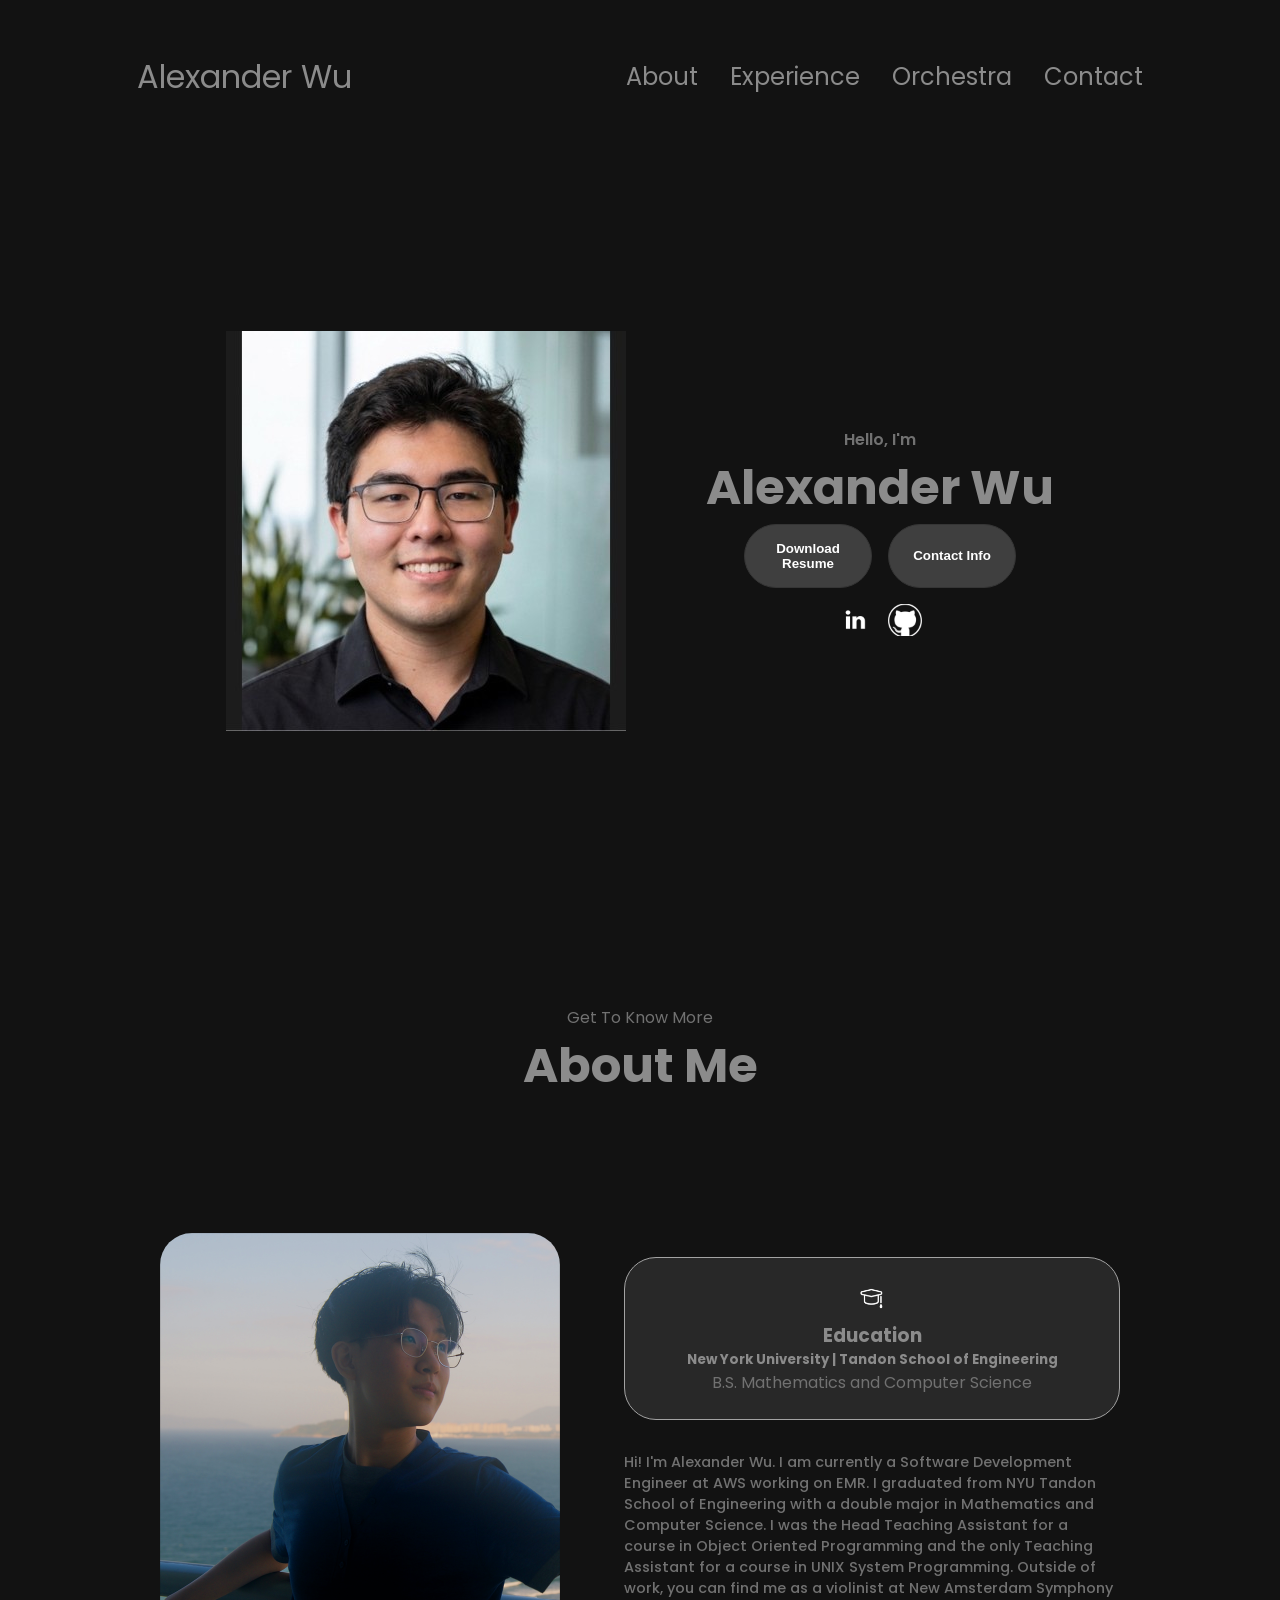
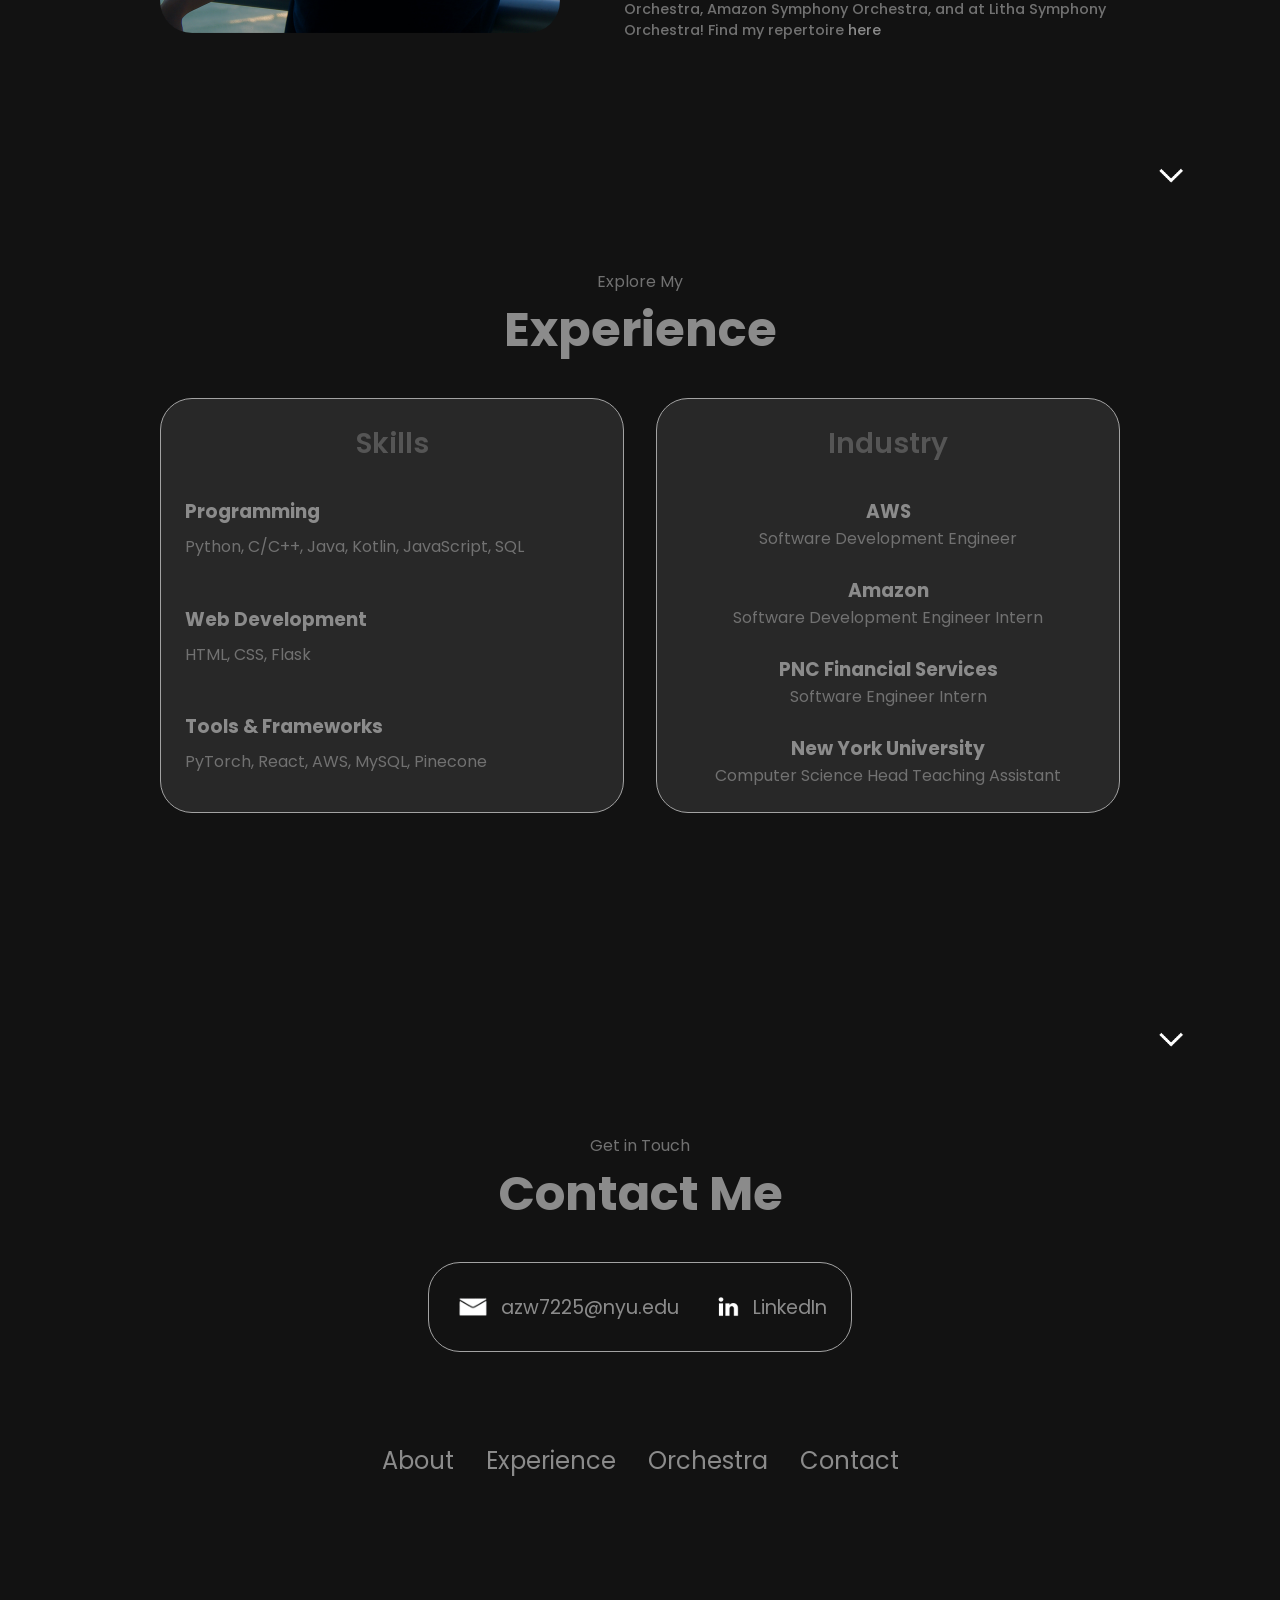
<file: index.html>
<!DOCTYPE html>
<html lang="en">

<head>
   <meta charset="UTF-8">
   <meta name="viewport" content="width=device-width, initial-scale=1.0">
   <title>My Portfolio</title>
   <meta property="og:title" content="Alexander Wu - Portfolio">
   <meta property="og:description" content="Hello, I'm Alexander Wu">
   <meta property="og:image" content="https://awu0518.github.io/images/profile-pic.jpg">
   <meta property="og:url" content="https://awu0518.github.io/">
   <meta name="twitter:card" content="summary_large_image">
   <meta name="twitter:image" content="https://awu0518.github.io/images/profile-pic.jpg">
   <link rel="stylesheet" href="style.css">
   <link rel="stylesheet" href="mediaqueries.css">
</head>

<body>
   <nav id="desktop-nav">
      <div class="logo">Alexander Wu</div>
      <div>
         <ul class="nav-links">
            <li><a href="#about">About</a></li>
            <li><a href="#experience">Experience</a></li>
            <li><a href="orchestra.html">Orchestra</a></li>
            <li><a href="#contact">Contact</a></li>
         </ul>
      </div>
   </nav>
   <nav id="hamburger-nav">
      <div class="logo">Alexander Wu</div>
      <div class="hamburger-menu">
         <div class="hamburger-icon" onclick="toggleMenu()">
            <span></span>
            <span></span>
            <span></span>
         </div>
         <ul class="menu-links">
            <li><a href="#about" onclick="toggleMenu()">About</a></li>
            <li><a href="#experience" onclick="toggleMenu()">Experience</a></li>
            <li><a href="orchestra.html" onclick="toggleMenu()">Orchestra</a></li>
            <li><a href="#contact" onclick="toggleMenu()">Contact</a></li>
            <ul>
      </div>
   </nav>
   <div class="background">
   <section id="profile">
         <div class="section__pic-container">
            <img src="images/profile-pic.jpg" alt="Alexander Wu profile picture">
         </div>
         <div class="section__text">
            <p class="section__text__p1">Hello, I'm</p>
            <h1 class="title">Alexander Wu</h1>
            <div class="btn-container">
               <button class="btn btn-color-2" onclick="window.open('./info/Wu_Resume_F25.pdf')">
                  Download Resume
               </button>
               <button class="btn btn-color-1" onclick="location.href='./#contact'">
                  Contact Info
               </button>
            </div>
            <div id="socials-container">
               <img src="./images/linkedin.png" alt="My LinkedIn Profile" class="icon"
                  onclick="window.open('https://www.linkedin.com/in/alexander-wu-4b0239188')">
               <img src="./images/github.png" alt="My Github Profile" class="icon"
                  onclick="window.open('https://github.com/awu0518')">
            </div>
         </div>
   </section>
   </div>
   <section id="about">
      <p class="section__text__p1">Get To Know More</p>
      <h1 class="title">About Me</h1>
      <div class="section-container">
         <div class="section__pic-container">
            <img src="./images/about-pic.png" alt="Alexander Wu" class="about-pic">
            </a>
         </div>
         <div class="about-details-container">
            <div class="about-containers">
               <div class="details-container">
                  <img src="./images/education.png" alt="Education icon" class="edu-icon">
                  <h3>Education</h3>
                  <h5>New York University | Tandon School of Engineering</h5>
                  <p>B.S. Mathematics and Computer Science</p>
               </div>
            </div>
            <div class="about-text-container text-container">
               <p>
                  Hi! I'm Alexander Wu. 
                  
                  I am currently a Software Development Engineer at AWS working on EMR. I graduated from NYU Tandon School
                  of Engineering with a double major in Mathematics and Computer Science.
                  I was the Head Teaching Assistant for a course in Object Oriented Programming and the only Teaching Assistant
                  for a course in UNIX System Programming.

                  Outside of work, you can find me as a violinist at New Amsterdam Symphony Orchestra, Amazon Symphony Orchestra,
                  and at Litha Symphony Orchestra! Find my repertoire <a href="orchestra.html">here</a>
               </p>
            </div>
         </div>
      </div>
      <img src="./images/arrow.png" alt="Arrow icon" class="icon arrow" onclick="location.href='./#experience'">
   </section>
   <section id="experience">
      <p class="section__text__p1">Explore My</p>
      <h1 class="title">Experience</h1>
      <div class="experience-details-container">
         <div class="about-containers">
            <div class="details-container skills-container">
               <h2 class="experience-sub-title">Skills</h2>
                  <div class="article-container">
                     <article>
                        <h3>Programming</h3>
                        <p>Python, C/C++, Java, Kotlin, JavaScript, SQL</p>
                     </article>
                     <article>
                        <h3>Web Development</h3>
                        <p>HTML, CSS, Flask</p>
                     </article>
                     <article>
                        <h3>Tools &amp; Frameworks</h3>
                        <p>PyTorch, React, AWS, MySQL, Pinecone</p>
                     </article>
                  </div>
            </div>
            <div class="details-container">
               <h2 class="experience-sub-title">Industry</h2>
               <h3> AWS </h3>
               <p> Software Development Engineer </p>
               <br>
               <h3> Amazon </h3>
               <p> Software Development Engineer Intern </p>
               <br>
               <h3> PNC Financial Services </h3>
               <p> Software Engineer Intern </p>
               <br>
               <h3> New York University </h3>
               <p> Computer Science Head Teaching Assistant </p>
            </div>
         </div>
      </div>
      <img src="./images/arrow.png" alt="Arrow icon" class="icon arrow" onclick="location.href='./#projects'">
   </section>
   <section id="contact">
      <p class="section__text__p1">Get in Touch</p>
      <h1 class="title">Contact Me</h1>
      <div class="contact-info-upper-container">
         <div class="contact-info-container">
            <img src="./images/email.png" alt="Email icon" class="icon contact-icon email-icon" />
            <p><a href="mailto:azw7225@nyu.edu">azw7225@nyu.edu</a></p>
         </div>
         <div class="contact-info-container">
            <img src="./images/linkedin.png" alt="LinkedIn icon" class="icon contact-icon" />
            <p><a href="https://www.linkedin.com/in/alexander-wu-4b0239188" target="_blank">LinkedIn</a></p>
         </div>
      </div>
   </section>
   <footer>
      <nav>
         <div class="nav-links-container">
            <ul class="nav-links">
               <li><a href="#about">About</a></li>
               <li><a href="#experience">Experience</a></li>
               <li><a href="orchestra.html">Orchestra</a></li>
               <li><a href="#contact">Contact</a></li>
            </ul>
         </div>
      </nav>
   </footer>
   <script src="script.js"></script>
</body>

</html>
</file>
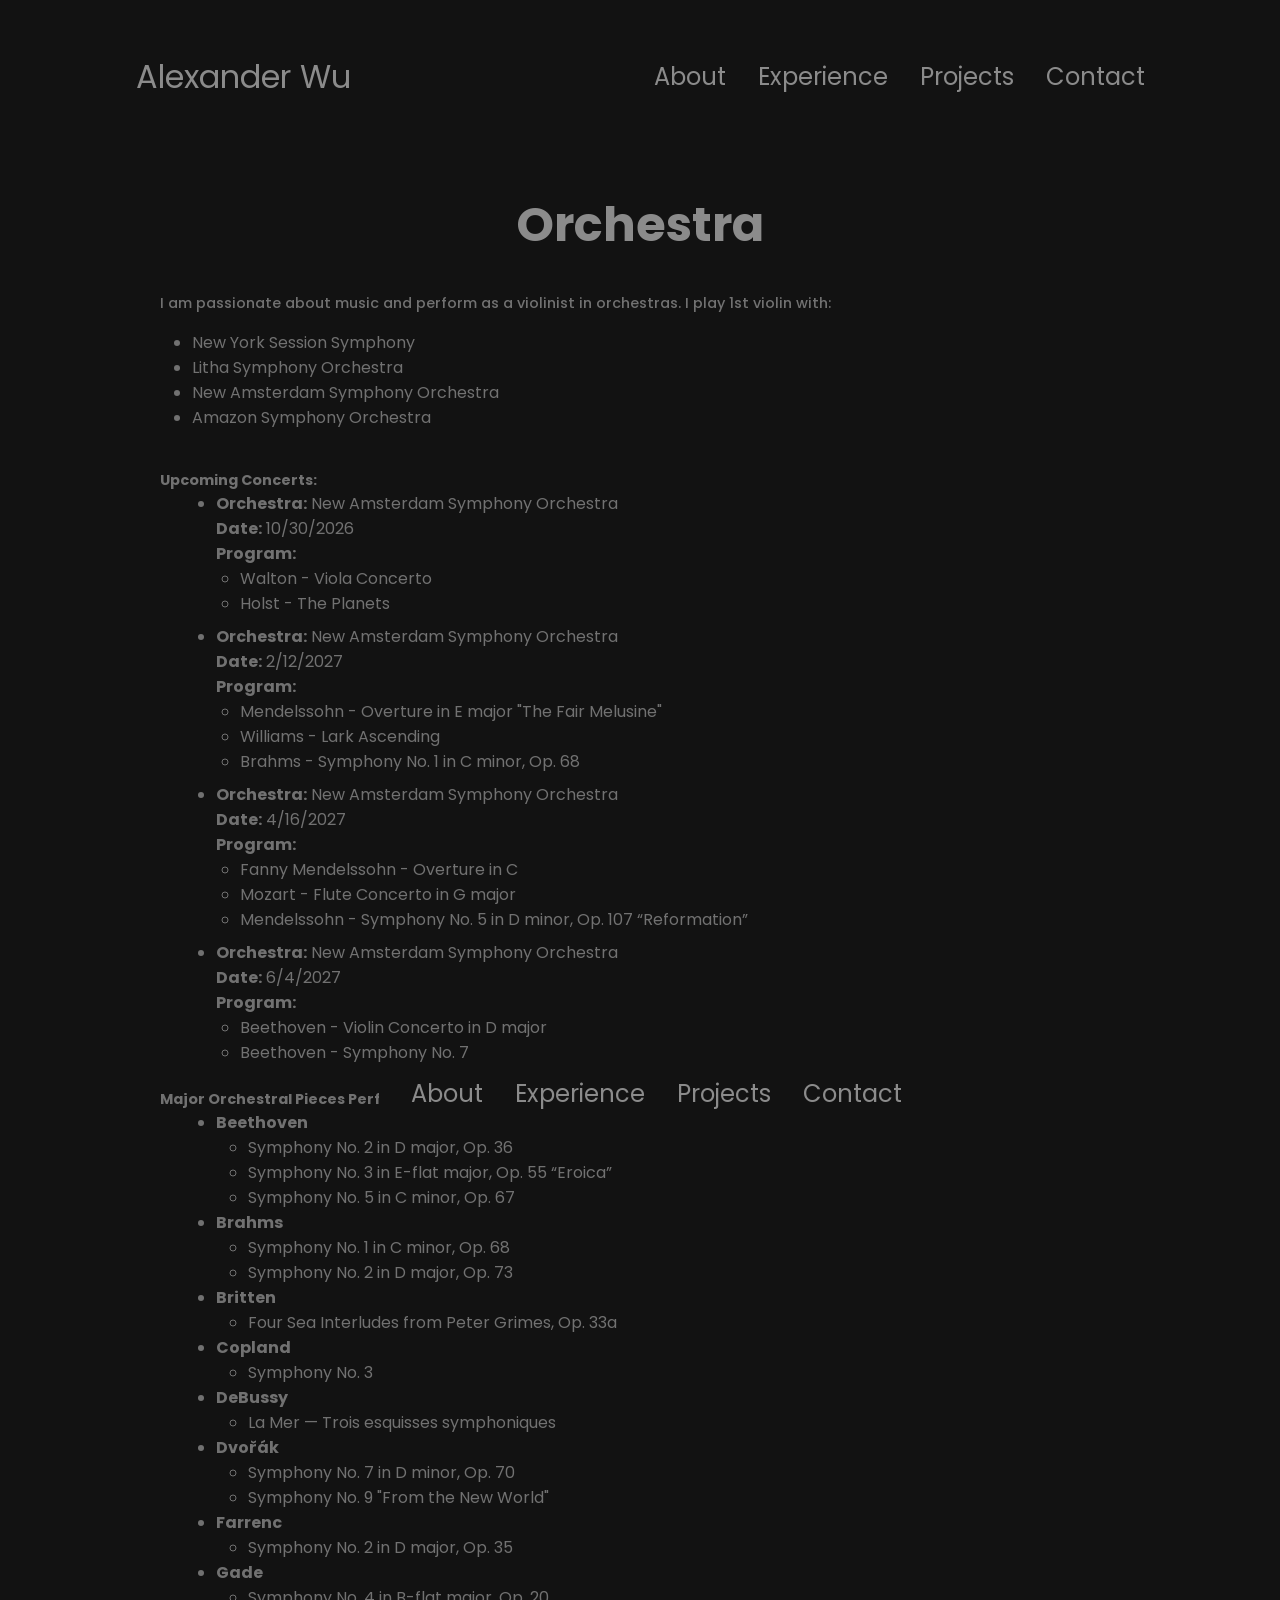
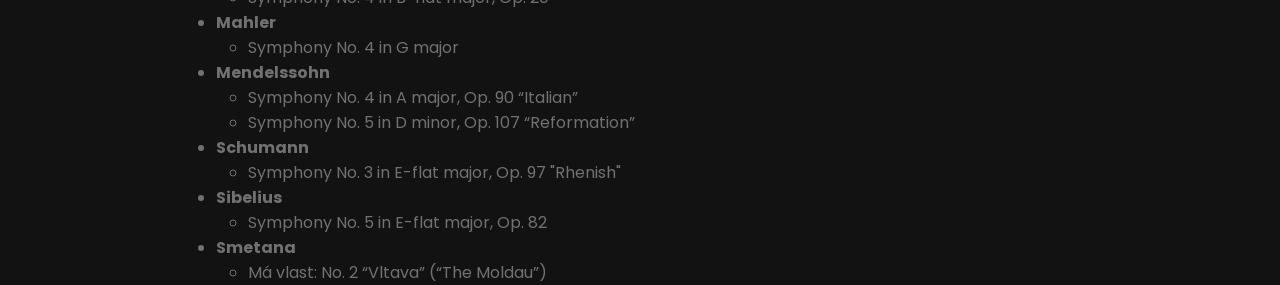
<file: orchestra.html>
<!DOCTYPE html>
<html lang="en">

<head>
   <meta charset="UTF-8">
   <meta name="viewport" content="width=device-width, initial-scale=1.0">
   <title>Orchestra</title>
   <link rel="stylesheet" href="style.css">
   <link rel="stylesheet" href="mediaqueries.css">
   <style>
      ul li {
         color: #717171;
      }
      ul {
         padding-left: 2rem;
      }
   </style>
</head>

<body>
   <nav id="desktop-nav">
      <div class="logo">Alexander Wu</div>
      <div>
         <ul class="nav-links">
            <li><a href="index.html#about">About</a></li>
            <li><a href="index.html#experience">Experience</a></li>
            <li><a href="index.html#projects">Projects</a></li>
            <li><a href="index.html#contact">Contact</a></li>
         </ul>
      </div>
   </nav>
   <nav id="hamburger-nav">
      <div class="logo">Alexander Wu</div>
      <div class="hamburger-menu">
         <div class="hamburger-icon" onclick="toggleMenu()">
            <span></span>
            <span></span>
            <span></span>
         </div>
         <ul class="menu-links">
            <li><a href="index.html#about" onclick="toggleMenu()">About</a></li>
            <li><a href="index.html#experience" onclick="toggleMenu()">Experience</a></li>
            <li><a href="index.html#projects" onclick="toggleMenu()">Projects</a></li>
            <li><a href="index.html#contact" onclick="toggleMenu()">Contact</a></li>
         </ul>
      </div>
   </nav>
   <div class="background">
      <section id="orchestra">
         <h1 class="title">Orchestra</h1>
         <div class="about-details-container">
            <div class="about-text-container text-container">
               <p style="margin-top: 2rem; margin-bottom: 1rem">
                  I am passionate about music and perform as a violinist in orchestras. I play 1st violin with:
               </p>
               <ul>
                  <li>New York Session Symphony</li>
                  <li>Litha Symphony Orchestra</li>
                  <li>New Amsterdam Symphony Orchestra</li>
                  <li>Amazon Symphony Orchestra</li>
               </ul>
               <p style="margin-top: 2.5rem; font-weight: bold;">Upcoming Concerts:</p>
               <ul style="margin-left: 1.5rem;">
                  <li style="margin-bottom: 0.5rem;">
                     <strong>Orchestra:</strong> New Amsterdam Symphony Orchestra<br>
                     <strong>Date:</strong> 10/30/2026<br>
                     <strong>Program:</strong>
                     <ul style="padding-left: 1.5rem;">
                        <li>Walton - Viola Concerto</li>
                        <li>Holst - The Planets</li>
                     </ul>
                  </li>
                  <li style="margin-bottom: 0.5rem;">
                     <strong>Orchestra:</strong> New Amsterdam Symphony Orchestra<br>
                     <strong>Date:</strong> 2/12/2027<br>
                     <strong>Program:</strong>
                     <ul style="padding-left: 1.5rem;">
                        <li>Mendelssohn - Overture in E major "The Fair Melusine"</li>
                        <li>Williams - Lark Ascending</li>
                        <li>Brahms - Symphony No. 1 in C minor, Op. 68</li>
                     </ul>
                  </li>
                  <li style="margin-bottom: 0.5rem;">
                     <strong>Orchestra:</strong> New Amsterdam Symphony Orchestra<br>
                     <strong>Date:</strong> 4/16/2027<br>
                     <strong>Program:</strong>
                     <ul style="padding-left: 1.5rem;">
                        <li>Fanny Mendelssohn - Overture in C</li>
                        <li>Mozart - Flute Concerto in G major</li>
                        <li>Mendelssohn - Symphony No. 5 in D minor, Op. 107 “Reformation”</li>
                     </ul>
                  </li>
                  <li style="margin-bottom: 0.5rem;">
                     <strong>Orchestra:</strong> New Amsterdam Symphony Orchestra<br>
                     <strong>Date:</strong> 6/4/2027<br>
                     <strong>Program:</strong>
                     <ul style="padding-left: 1.5rem;">
                        <li>Beethoven - Violin Concerto in D major</li>
                        <li>Beethoven - Symphony No. 7</li>
                     </ul>
                  </li>
               </ul>
               <p style="margin-top: 1.5rem; font-weight: bold;">Major Orchestral Pieces Performed:</p>
               <ul style="margin-left: 1.5rem;">
                  <li>
                     <strong>Beethoven</strong>
                     <ul>
                        <li>Symphony No. 2 in D major, Op. 36</li>
                        <li>Symphony No. 3 in E-flat major, Op. 55 “Eroica”</li>
                        <li>Symphony No. 5 in C minor, Op. 67</li>
                     </ul>
                  </li>
                  <li>
                     <strong>Brahms</strong>
                     <ul>
                        <li>Symphony No. 1 in C minor, Op. 68</li>
                        <li>Symphony No. 2 in D major, Op. 73</li>
                     </ul>
                  </li>
                  <li>
                     <strong>Britten</strong>
                     <ul>
                        <li>Four Sea Interludes from Peter Grimes, Op. 33a</li>
                     </ul>
                  </li>
                  <li>
                     <strong>Copland</strong>
                     <ul>
                        <li>Symphony No. 3</li>
                     </ul>
                  </li>
                  <li>
                     <strong>DeBussy</strong>
                     <ul>
                        <li>La Mer — Trois esquisses symphoniques</li>
                     </ul>
                  </li>
                  <li>
                     <strong>Dvořák</strong>
                     <ul>
                        <li>Symphony No. 7 in D minor, Op. 70</li>
                        <li>Symphony No. 9 "From the New World"</li>
                     </ul>
                  </li>
                  <li>
                     <strong>Farrenc</strong>
                     <ul>
                        <li>Symphony No. 2 in D major, Op. 35</li>
                     </ul>
                  </li>
                  <li>
                     <strong>Gade</strong>
                     <ul>
                        <li>Symphony No. 4 in B-flat major, Op. 20</li>
                     </ul>
                  </li>
                  <li>
                     <strong>Mahler</strong>
                     <ul>
                        <li>Symphony No. 4 in G major</li>
                     </ul>
                  </li>
                  <li>
                     <strong>Mendelssohn</strong>
                     <ul>
                        <li>Symphony No. 4 in A major, Op. 90 “Italian”</li>
                        <li>Symphony No. 5 in D minor, Op. 107 “Reformation”</li>
                     </ul>
                  </li>
                  <li>
                     <strong>Schumann</strong>
                     <ul>
                        <li>Symphony No. 3 in E-flat major, Op. 97 "Rhenish"</li>
                     </ul>
                  </li>
                  <li>
                     <strong>Sibelius</strong>
                     <ul>
                        <li>Symphony No. 5 in E-flat major, Op. 82</li>
                     </ul>
                  </li>
                  <li>
                     <strong>Smetana</strong>
                     <ul>
                        <li>Má vlast: No. 2 “Vltava” (“The Moldau”)</li>
                     </ul>
                  </li>
               </ul>
            </div>
         </div>
      </section>
   </div>
   <footer>
      <nav>
         <div class="nav-links-container">
            <ul class="nav-links">
               <li><a href="index.html#about">About</a></li>
               <li><a href="index.html#experience">Experience</a></li>
               <li><a href="index.html#projects">Projects</a></li>
               <li><a href="index.html#contact">Contact</a></li>
            </ul>
         </div>
      </nav>
   </footer>
   <script src="script.js"></script>
</body>

</html>
</file>
<file: style.css>
/* General */

@import url('https://fonts.googleapis.com/css2?family=Poppins:wght@300;400;500;600&display=swap');

* {
    margin: 0;
    padding: 0;
}

body {
    font-family: 'Poppins', sans-serif;
    background-color: #121212;
}

html {
    scroll-behavior: smooth;
}

p {
    color:#717171;
}

/* Transition */

a,
.btn {
    transition: all 300ms ease;
}

/* Desktop Nav */

nav,
.nav-links {
    /* display on the same line */
    display: flex;
    background-color: #121212;
}

nav {
    /* seperate two elements and center */
    justify-content: space-around;
    align-items: center;
    height: 17vh;
    
}

.nav-links {
    gap: 2rem;
    /* remove dots */
    list-style: none;
    font-size: 1.5rem;
    color: #8b8b8b;
}

a, h3, h4, h5 {
    color: #8b8b8b;
    /* Remove underline */
    text-decoration: none;
    text-decoration-color: white;
}

a:hover {
    color: grey;
    text-decoration: underline;
    text-underline-offset: 1rem;
    text-decoration-color: rgb(181, 181, 181);
}

.logo {
    font-size: 2rem;
    color: #8b8b8b;
}

.logo:hover {
    /* Making the Cursor display as a mouse */
    cursor: default;
}

/* Hamburger Menu */

#hamburger-nav {
    /* Initially not displayed */
    display: none;
    color: #3f3f3f;
}

.hamburger-menu {
    position: relative;
    display: inline-block;
}

.hamburger-icon {
    display: flex;
    flex-direction: column;
    /* Space out the content */
    justify-content: space-between;
    height: 24px;
    width: 30px;
    cursor: pointer;
}

.hamburger-icon span {
    width: 100%;
    height: 2px;
    background-color: black;
    /* Slow start and a slow end */
    transition: all 0.3s ease-in-out;
}

.menu-links {
    position: absolute;
    top: 100%;
    right: 0;
    width: fit-content;
    background-color: rgb(255, 255, 255);
    /* Making the box height 0 */
    max-height: 0;
    /* Hide anything out of the box */
    overflow: hidden;
    /* Slow start and a slow end */
    transition: all 0.3s ease-in-out;
}

.menu-links a {
    display: block;
    /* Leaving space around 10px */
    padding: 10px;
    text-align: left;
    font-size: 1.5rem;
    color: black;
    text-decoration: none;
    /* Slow start and a slow end */
    transition: all 0.3s ease-in-out;
}

.menu-links li {
    list-style: none;
}

.menu-links.open {
    /* Change this to 300px to reveal it */
    max-height: 300px;
}

.hamburger-icon.open span:first-child {
    /* Transform the hamburger icon */
    transform: rotate(45deg) translate(10px, 5px);
}

.hamburger-icon.open span:nth-child(2) {
    /* Transform the hamburger icon */
    opacity: 0;
}

.hamburger-icon.open span:last-child {
    /* Transform the hamburger icon */
    transform: rotate(-45deg) translate(10px, -5px);
}

/* Sections */

section {
    padding-top: 4vh;
    height: 96vh;
    margin: 0 10rem;
    background-color: #121212;
    box-sizing: border-box;
    min-height: fit-content;
}

.section-container {
    display: flex;
}

/* Profile Section */

#profile {
    display: flex;
    justify-content: center;
    gap: 5rem;
    height: 80vh;
}

.background {
    background-repeat:no-repeat;
    background-position: center;
    background-attachment: scroll;
    background-size:100%;
    background-color: #121212;
}

.section__pic-container,
.about-pic {
    display: flex;
    height: 400px;
    width: 400px;
    margin: auto 0;
    /*Hover effect time*/
    transition: 0.5s ease-in-out;
}

.section__text {
    align-self: center;
    text-align: center;
}

.section__text p {
    font-weight: 600;
}

.section__text__p1 {
    text-align: center;
    color: #717171;
}

.title {
    font-size: 3rem;
    text-align: center;
    color: #8b8b8b;
}

#socials-container {
    display: flex;
    justify-content: center;
    margin-top: 1rem;
    gap: 1rem;
}

/* Icons */

.icon {
    cursor: pointer;
    height: 2rem;
}

.edu-icon {
    height: 2rem;
}

/* Buttons */

.btn-container {
    display: flex;
    justify-content: center;
    /* Gap between buttons */
    gap: 1rem;
}

.btn {
    /* Bold text */
    font-weight: 600;
    transition: all 300ms ease;
    /* Making buttion taller */
    padding: 1rem;
    /* Make button wider */
    width: 8rem;
    /* Round the botton */
    border-radius: 2rem;
}

.btn-color-1,
.btn-color-2 {
    border: rgb(53, 53, 53) 0.1rem solid;
}

/* Hover effect on buttons */
.btn-color-1:hover,
.btn-color-2:hover {
    cursor: pointer;
}

.btn-color-1,
.btn-color-2 {
    background: #3f3f3f;
    color: white;
}

.btn-color-1:hover,
.btn-color-2:hover {
    background: black;
    border: white 0.1rem solid;
}

/* About Section */

#about {
    position: relative;
    background-color: #121212;
}

.about-containers {
    gap: 2rem;
    margin-bottom: 2rem;
    margin-top: 2rem;
}

.about-details-container {
    justify-content: center;
    flex-direction: column;
}

.about-containers,
.about-details-container {
    display: flex;
}

.about-pic {
    border-radius: 2rem;
    transition: 0.15s ease-out;
}

.about-pic:hover{
    transform:scale(1.02);
    opacity: 0.97;
    cursor: pointer;
}

.arrow {
    position: absolute;
    right: -5rem;
    bottom: 2.5rem;
}

.details-container {
    padding: 1.5rem;
    /* Fill the line */
    flex: 1;
    background-color: #282828;
    border-radius: 2rem;
    border: rgb(53, 53, 53) 0.1rem solid;
    border-color: rgb(163, 163, 163);
    text-align: center;
}

.section-container {
    gap: 4rem;
    height: 80%
}

.section__pic-container {
    border-radius: 2rem;
    height: 400px;
    width: 400px;
    margin: auto 0;
}

.about-text-container p{
    font-size: 0.9rem;
    font-weight: 430;
}

/* Experience Section */

#experience {
    position: relative;
}

.experience-sub-title {
    color: rgb(85, 85, 85);
    font-weight: 600;
    font-size: 1.75rem;
    margin-bottom: 2rem;
}

.experience-details-container {
    display: flex;
    justify-content: center;
    flex-direction: column;
}

.article-container {
    display: flex;
    text-align: initial;
    flex-wrap: wrap;
    flex-direction: row;
    gap: 2.5rem;
    justify-content: space-around;
}

article {
    display: flex;
    width: 10rem;
    text-align: left;
    gap: 0.5rem;
}

article .icon {
    cursor: default;
}

/* switch from flex-wrap to a three-column grid */
.skills-container .article-container {
display: grid;
grid-template-columns: repeat(auto-fit, minmax(12rem, 1fr));
gap: 2rem;
text-align: left;               /* override center from details-container */
justify-items: start;           /* left-align each cell */
}

/* let each mini-panel size to its content rather than a fixed width */
.skills-container article {
width: auto;                     /* override the 10rem in your global article rule */
flex-direction: column;         /* keep title & paragraph stacking */
gap: 0.5rem;
}

/* Project Section */

#projects {
    position: relative;
}

.color-container {
    border-color: rgb(163, 163, 163);
    background: #282828;
}

.project-img {
    border-radius: 2rem;
    width: 90%;
    height: 90%;
    border:rgb(193, 193, 193) 0.1rem solid;
}

.project-title {
    margin: 1rem;
    color: #717171;
}

.project-btn {
    color: white;
    border-color: rgb(163, 163, 163);
}

/*In Progress Button*/
.in-progress-btn{
    background: rgb(53, 53, 53);
    color: white;
}

.experience-details-container .about-containers {
    display: flex;
    gap: 2rem;             
    align-items: stretch;     
}

.experience-details-container .details-container {
display: flex;
flex-direction: column;
justify-content: space-between;
flex: 1 1 0;               
}

.experience-details-container .details-container .article-container {
flex: 1 0 auto;             
}

.experience-details-container .btn-container {
text-align: center;
margin-top: 1rem;           
}

/* Contact */

#contact {
    display: flex;
    justify-content: center;
    flex-direction: column;
    height: 70vh;
}

.contact-info-upper-container {
    display: flex;
    justify-content: center;
    border-radius: 2rem;
    border: rgb(53, 53, 53) 0.1rem solid;
    border-color: rgb(163, 163, 163);
    background: (250, 250, 250);
    margin: 2rem auto;
    padding: 0.5rem;
}

.contact-info-container {
    display: flex;
    align-items: center;
    justify-content: center;
    gap: 0.5rem;
    margin: 1rem;
}

.contact-info-container p {
    font-size: larger;
}

.contact-icon {
    cursor: default;
}

.email-icon {
    height: 2.5rem;
}

/* Footer Section*/

footer {
    height: 26vh;
    margin: 0 1rem;
}

footer p{
    text-align: center;
}
</file>
<file: mediaqueries.css>
@media screen and (max-width: 1400px) {
    #profile {
      height: 80vh;
      margin-bottom: 6rem;
    }
    .about-containers {
      flex-wrap: wrap;
    }
    #contact,
    #projects {
      height: fit-content;
    }
  }
  
  @media screen and (max-width: 1200px) {
    #desktop-nav {
      display: none;
    }
    #hamburger-nav {
      display: flex;
    }
    #experience,
    .experience-details-container {
      margin-top: 2rem;
    }
    #profile,
    .section-container {
      display: block;
    }
    .arrow {
      display: none;
    }
    section,
    .section-container {
      height: fit-content;
    }
    section {
      margin: 0 5%;
    }
    .section__pic-container,
    .about-pic {
      width: 275px;
      height: 275px;
      margin: 0 auto 2rem;
    }
    .about-containers {
      margin-top: 0;
    }
  }
  
  @media screen and (max-width: 600px) {
    #contact,
    footer {
      height: 40vh;
    }
    #profile {
      height: 83vh;
      margin-bottom: 0;
    }
    article {
      font-size: 1rem;
    }
    footer nav {
      height: fit-content;
      margin-bottom: 2rem;
    }
    .about-containers,
    .contact-info-upper-container,
    .btn-container {
      flex-wrap: wrap;
    }
    .contact-info-upper-container{
        gap:0.7rem;
    }
    .contact-info-container {
      margin: 0;
    }
    .contact-info-container p,
    .nav-links li a {
      font-size: 1rem;
    }
    .experience-sub-title {
      font-size: 1.25rem;
    }
    .logo {
      font-size: 1.5rem;
    }
    .nav-links {
      flex-direction: column;
      gap: 0.5rem;
      text-align: center;
    }
    .section__pic-container,
    .about-pic {
      width: auto;
      height: 46vw;
      justify-content: center;
    }
    .section__text__p2 {
      font-size: 1.25rem;
    }
    .title {
      font-size: 2rem;
    }
    .text-container {
      text-align: justify;
    }
  }
</file>
